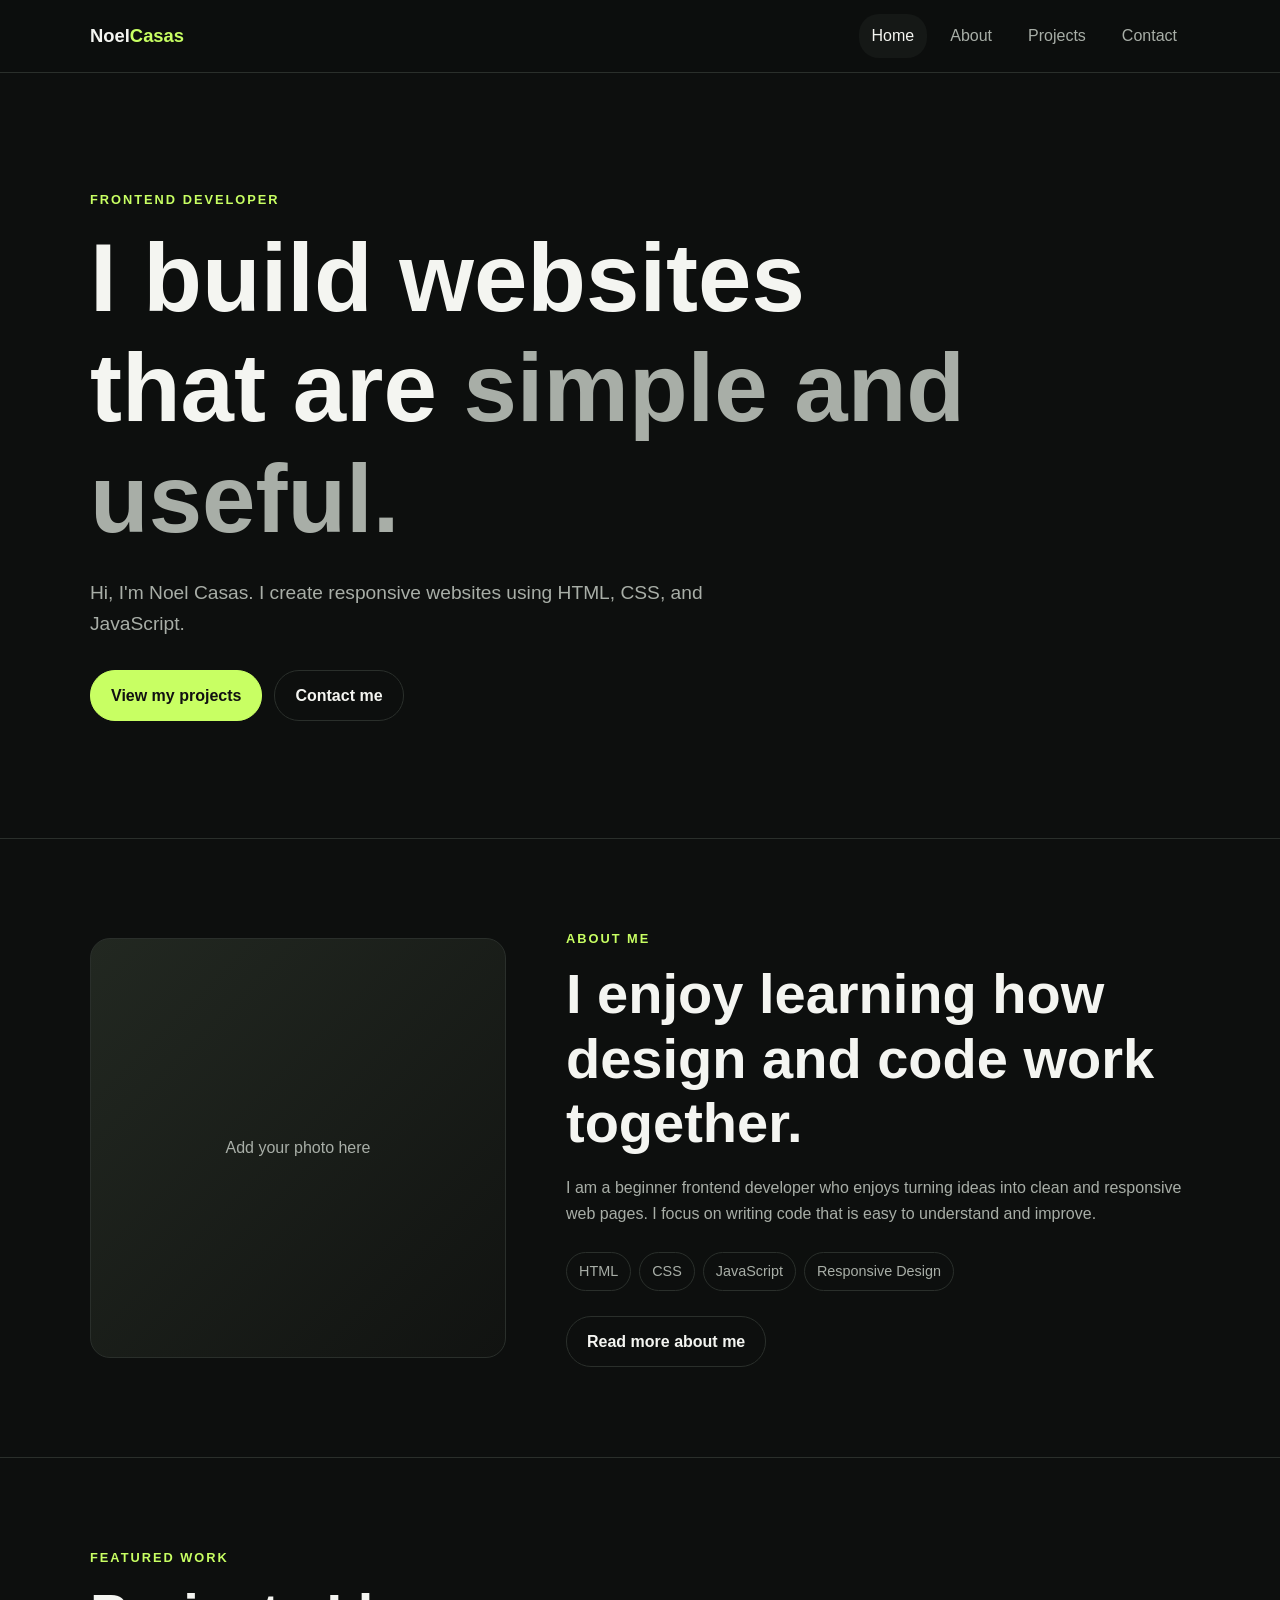
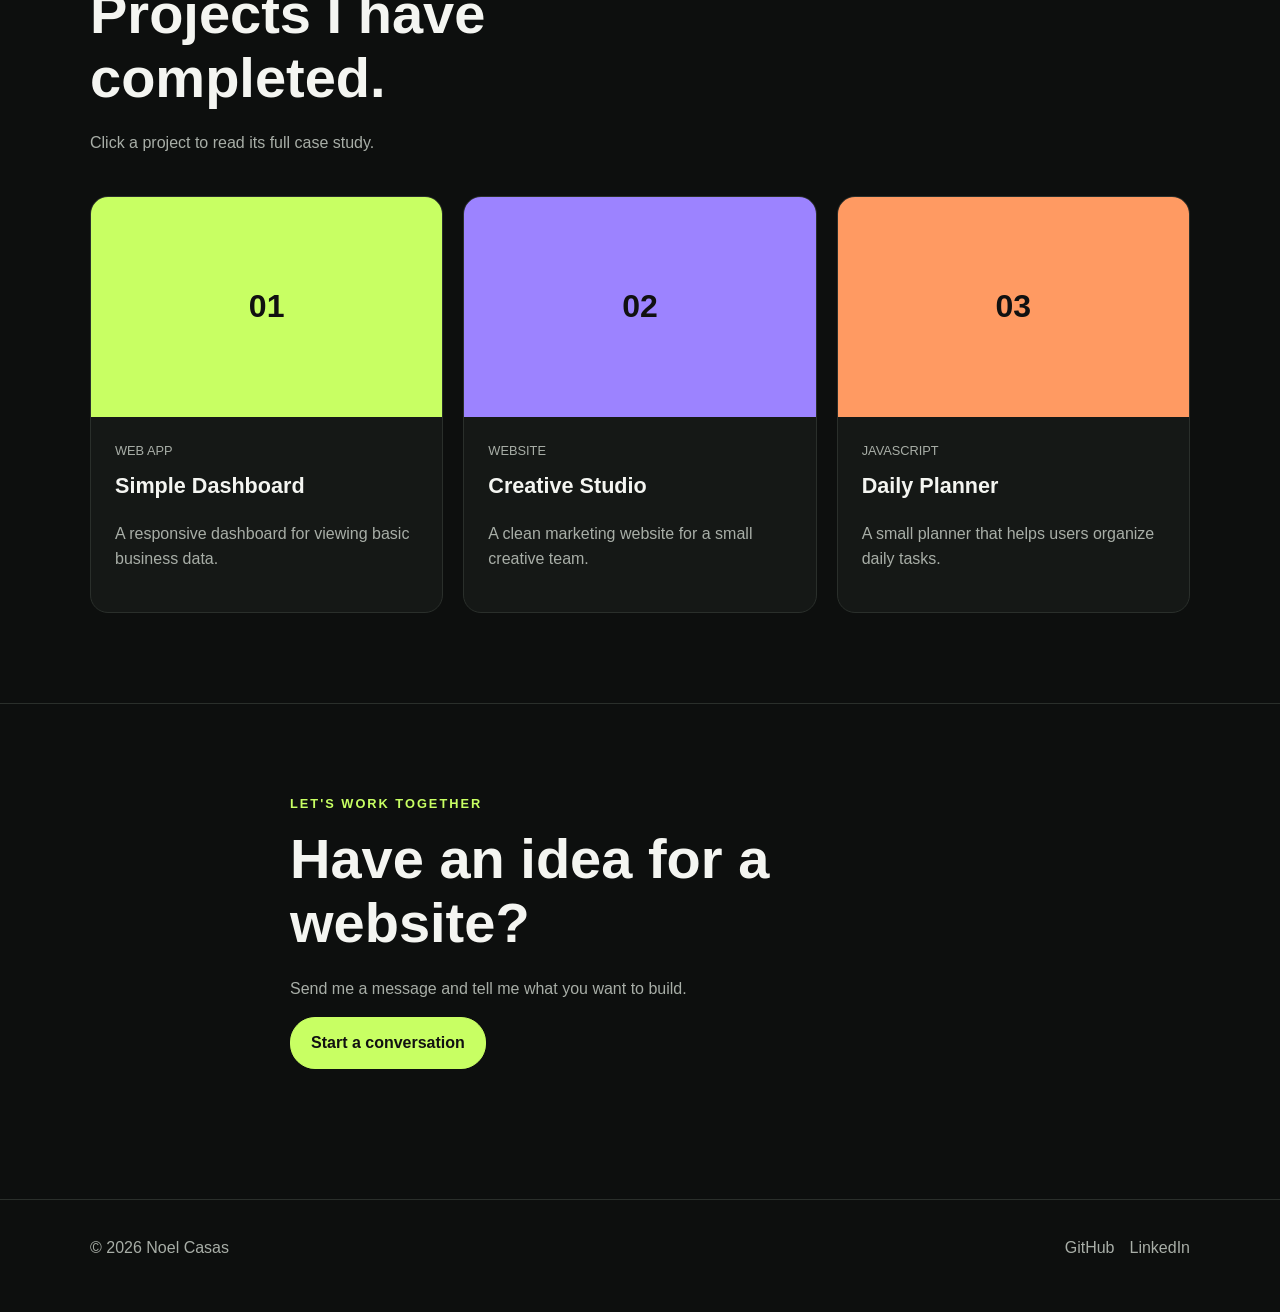
<file: index.html>
<!DOCTYPE html>
<html lang="en">
<head>
  <meta charset="UTF-8">
  <meta name="viewport" content="width=device-width, initial-scale=1.0">
  <meta name="description" content="A simple personal portfolio for a frontend developer.">
  <title>Noel Casas | Portfolio</title>
  <link rel="stylesheet" href="style.css">
</head>
<body>
  <!-- Header -->
  <header class="site-header">
    <nav class="navbar container">
      <a class="logo" href="index.html">Noel<span>Casas</span></a>

      <button class="menu-button" id="menu-button" aria-label="Open menu">☰</button>

      <ul class="nav-links" id="nav-links">
        <li><a class="active" href="index.html">Home</a></li>
        <li><a href="about.html">About</a></li>
        <li><a href="projects.html">Projects</a></li>
        <li><a href="contact.html">Contact</a></li>
      </ul>
    </nav>
  </header>

  <main>
    <!-- Hero section -->
    <section class="hero container">
      <div class="hero-content">
        <p class="small-title">Frontend Developer</p>
        <h1>I build websites that are <span>simple and useful.</span></h1>
        <p class="hero-text">
          Hi, I'm Noel Casas. I create responsive websites using HTML, CSS,
          and JavaScript.
        </p>
        <div class="button-group">
          <a class="button primary" href="projects.html">View my projects</a>
          <a class="button" href="contact.html">Contact me</a>
        </div>
      </div>
    </section>

    <!-- Short about section -->
    <section class="section">
      <div class="container two-columns">
        <div class="photo-placeholder">Add your photo here</div>

        <div>
          <p class="small-title">About me</p>
          <h2>I enjoy learning how design and code work together.</h2>
          <p class="muted">
            I am a beginner frontend developer who enjoys turning ideas into
            clean and responsive web pages. I focus on writing code that is
            easy to understand and improve.
          </p>

          <ul class="skills">
            <li>HTML</li>
            <li>CSS</li>
            <li>JavaScript</li>
            <li>Responsive Design</li>
          </ul>

          <a class="button" href="about.html">Read more about me</a>
        </div>
      </div>
    </section>

    <!-- Featured projects -->
    <section class="section">
      <div class="container">
        <div class="section-heading">
          <p class="small-title">Featured work</p>
          <h2>Projects I have completed.</h2>
          <p class="muted">Click a project to read its full case study.</p>
        </div>

        <div class="project-grid">
          <article class="project-card">
            <a href="project-dashboard.html">
              <div class="project-image green">01</div>
              <div class="project-content">
                <p class="project-type">Web App</p>
                <h3>Simple Dashboard</h3>
                <p>A responsive dashboard for viewing basic business data.</p>
              </div>
            </a>
          </article>

          <article class="project-card">
            <a href="project-studio.html">
              <div class="project-image purple">02</div>
              <div class="project-content">
                <p class="project-type">Website</p>
                <h3>Creative Studio</h3>
                <p>A clean marketing website for a small creative team.</p>
              </div>
            </a>
          </article>

          <article class="project-card">
            <a href="project-planner.html">
              <div class="project-image orange">03</div>
              <div class="project-content">
                <p class="project-type">JavaScript</p>
                <h3>Daily Planner</h3>
                <p>A small planner that helps users organize daily tasks.</p>
              </div>
            </a>
          </article>
        </div>
      </div>
    </section>

    <!-- Contact call to action -->
    <section class="section">
      <div class="container section-heading">
        <p class="small-title">Let's work together</p>
        <h2>Have an idea for a website?</h2>
        <p class="muted">Send me a message and tell me what you want to build.</p>
        <a class="button primary" href="contact.html">Start a conversation</a>
      </div>
    </section>
  </main>

  <!-- Footer -->
  <footer class="site-footer">
    <div class="container footer-content">
      <p>© <span class="current-year"></span> Noel Casas </p>
      <div class="footer-links">
        <a href="#">GitHub</a>
        <a href="#">LinkedIn</a>
      </div>
    </div>
  </footer>

  <script src="script.js"></script>
</body>
</html>
</file>
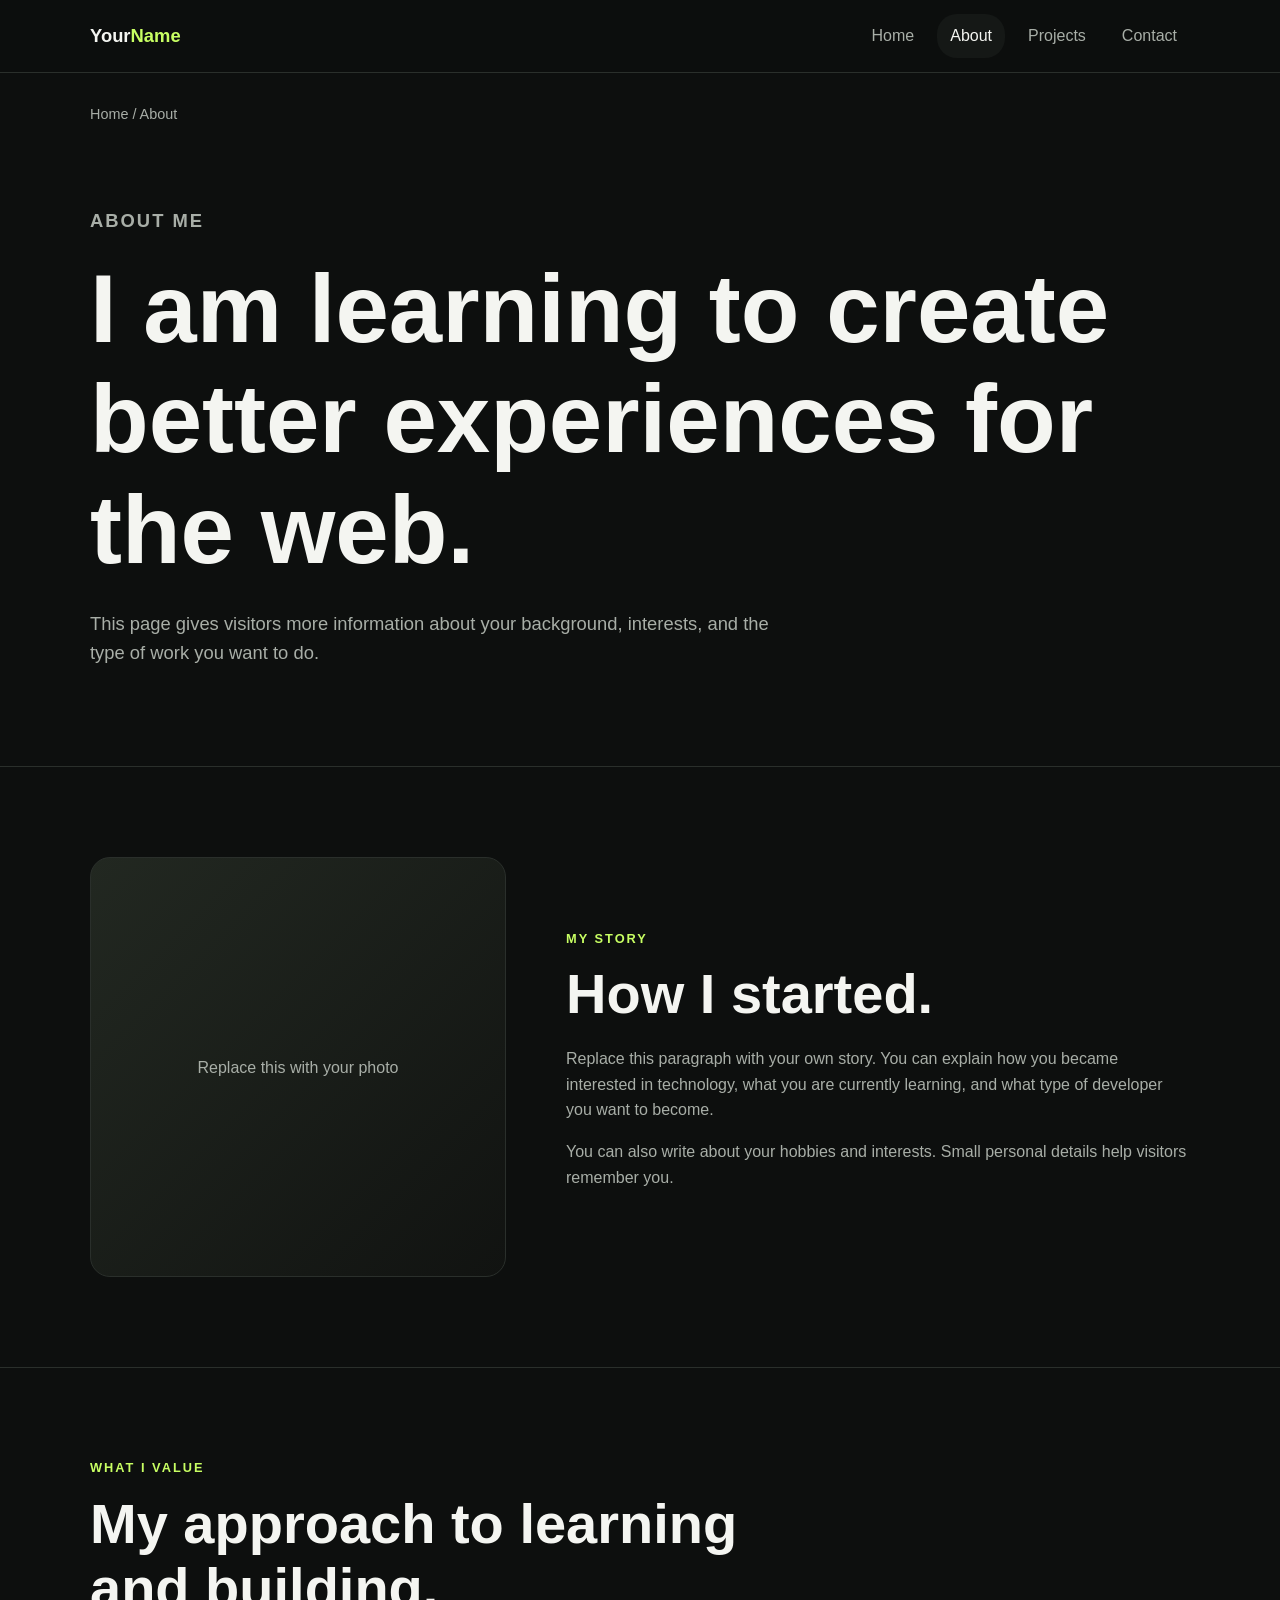
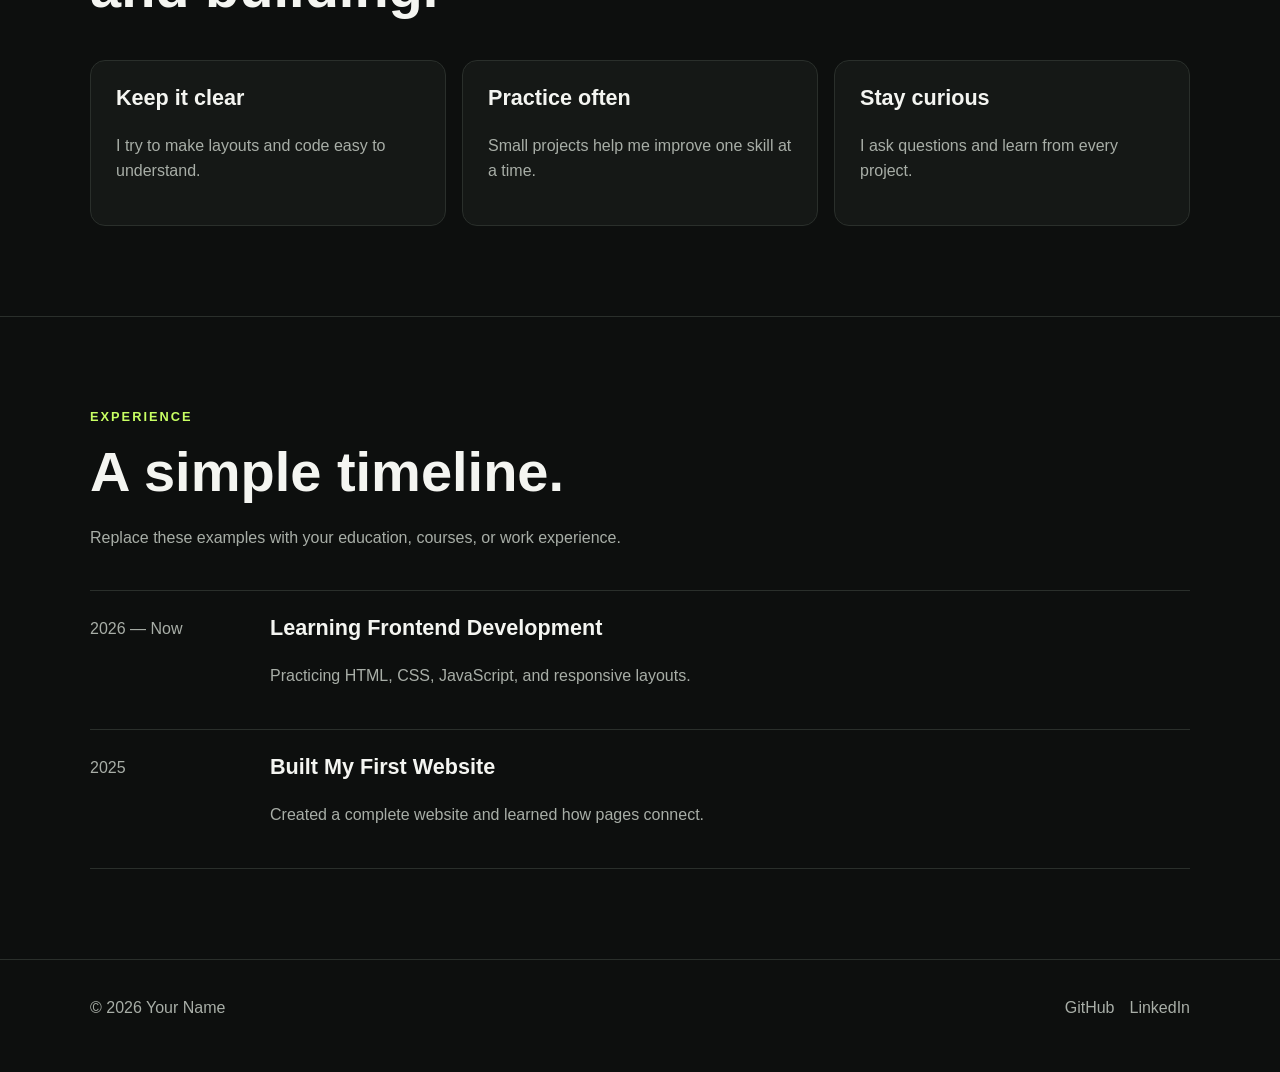
<file: about.html>
<!DOCTYPE html>
<html lang="en">
<head>
  <meta charset="UTF-8">
  <meta name="viewport" content="width=device-width, initial-scale=1.0">
  <meta name="description" content="Learn more about Your Name and their frontend development journey.">
  <title>About | Your Name</title>
  <link rel="stylesheet" href="style.css">
</head>
<body>
  <header class="site-header">
    <nav class="navbar container">
      <a class="logo" href="index.html">Your<span>Name</span></a>
      <button class="menu-button" id="menu-button" aria-label="Open menu">☰</button>
      <ul class="nav-links" id="nav-links">
        <li><a href="index.html">Home</a></li>
        <li><a class="active" href="about.html">About</a></li>
        <li><a href="projects.html">Projects</a></li>
        <li><a href="contact.html">Contact</a></li>
      </ul>
    </nav>
  </header>

  <main>
    <div class="breadcrumbs container"><a href="index.html">Home</a> / About</div>

    <section class="page-hero container">
      <p class="small-title">About me</p>
      <h1>I am learning to create better experiences for the web.</h1>
      <p>
        This page gives visitors more information about your background,
        interests, and the type of work you want to do.
      </p>
    </section>

    <section class="section">
      <div class="container two-columns">
        <div class="photo-placeholder">Replace this with your photo</div>
        <div>
          <p class="small-title">My story</p>
          <h2>How I started.</h2>
          <p class="muted">
            Replace this paragraph with your own story. You can explain how
            you became interested in technology, what you are currently
            learning, and what type of developer you want to become.
          </p>
          <p class="muted">
            You can also write about your hobbies and interests. Small personal
            details help visitors remember you.
          </p>
        </div>
      </div>
    </section>

    <section class="section">
      <div class="container">
        <div class="section-heading">
          <p class="small-title">What I value</p>
          <h2>My approach to learning and building.</h2>
        </div>

        <div class="info-grid">
          <article class="info-card">
            <h3>Keep it clear</h3>
            <p class="muted">I try to make layouts and code easy to understand.</p>
          </article>
          <article class="info-card">
            <h3>Practice often</h3>
            <p class="muted">Small projects help me improve one skill at a time.</p>
          </article>
          <article class="info-card">
            <h3>Stay curious</h3>
            <p class="muted">I ask questions and learn from every project.</p>
          </article>
        </div>
      </div>
    </section>

    <section class="section">
      <div class="container">
        <div class="section-heading">
          <p class="small-title">Experience</p>
          <h2>A simple timeline.</h2>
          <p class="muted">Replace these examples with your education, courses, or work experience.</p>
        </div>

        <div class="timeline-item">
          <time>2026 — Now</time>
          <div><h3>Learning Frontend Development</h3><p>Practicing HTML, CSS, JavaScript, and responsive layouts.</p></div>
        </div>
        <div class="timeline-item">
          <time>2025</time>
          <div><h3>Built My First Website</h3><p>Created a complete website and learned how pages connect.</p></div>
        </div>
      </div>
    </section>
  </main>

  <footer class="site-footer">
    <div class="container footer-content">
      <p>© <span class="current-year"></span> Your Name</p>
      <div class="footer-links"><a href="#">GitHub</a><a href="#">LinkedIn</a></div>
    </div>
  </footer>

  <script src="script.js"></script>
</body>
</html>
</file>
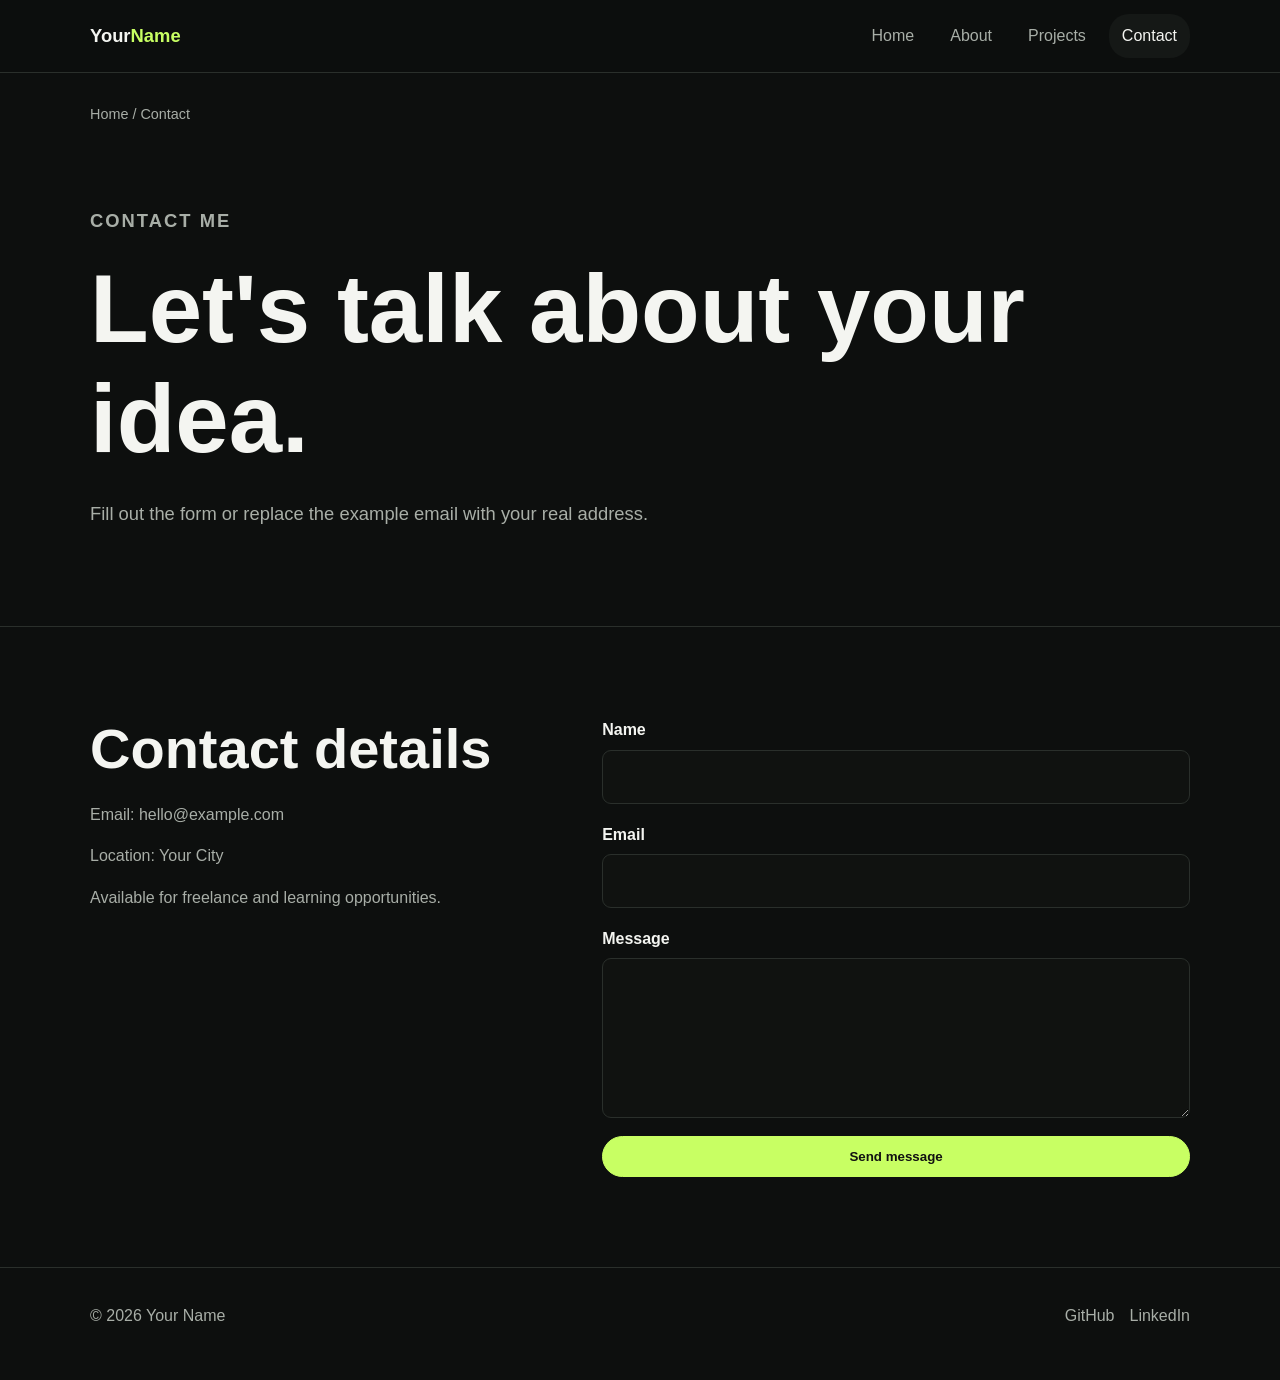
<file: contact.html>
<!DOCTYPE html>
<html lang="en">
<head>
  <meta charset="UTF-8">
  <meta name="viewport" content="width=device-width, initial-scale=1.0">
  <meta name="description" content="Contact Your Name about a website project.">
  <title>Contact | Your Name</title>
  <link rel="stylesheet" href="style.css">
</head>
<body>
  <header class="site-header">
    <nav class="navbar container">
      <a class="logo" href="index.html">Your<span>Name</span></a>
      <button class="menu-button" id="menu-button" aria-label="Open menu">☰</button>
      <ul class="nav-links" id="nav-links">
        <li><a href="index.html">Home</a></li>
        <li><a href="about.html">About</a></li>
        <li><a href="projects.html">Projects</a></li>
        <li><a class="active" href="contact.html">Contact</a></li>
      </ul>
    </nav>
  </header>

  <main>
    <div class="breadcrumbs container"><a href="index.html">Home</a> / Contact</div>

    <section class="page-hero container">
      <p class="small-title">Contact me</p>
      <h1>Let's talk about your idea.</h1>
      <p>Fill out the form or replace the example email with your real address.</p>
    </section>

    <section class="section">
      <div class="container contact-layout">
        <div>
          <h2>Contact details</h2>
          <p class="muted">Email: hello@example.com</p>
          <p class="muted">Location: Your City</p>
          <p class="muted">Available for freelance and learning opportunities.</p>
        </div>

        <!-- Replace YOUR_FORM_ID with the ID from your Formspree account. -->
        <form class="contact-form" action="https://formspree.io/f/YOUR_FORM_ID" method="POST">
          <div class="form-group">
            <label for="name">Name</label>
            <input id="name" name="name" type="text" required>
          </div>

          <div class="form-group">
            <label for="email">Email</label>
            <input id="email" name="email" type="email" required>
          </div>

          <div class="form-group">
            <label for="message">Message</label>
            <textarea id="message" name="message" required></textarea>
          </div>

          <button class="button primary" type="submit">Send message</button>
        </form>
      </div>
    </section>
  </main>

  <footer class="site-footer">
    <div class="container footer-content">
      <p>© <span class="current-year"></span> Your Name</p>
      <div class="footer-links"><a href="#">GitHub</a><a href="#">LinkedIn</a></div>
    </div>
  </footer>

  <script src="script.js"></script>
</body>
</html>
</file>
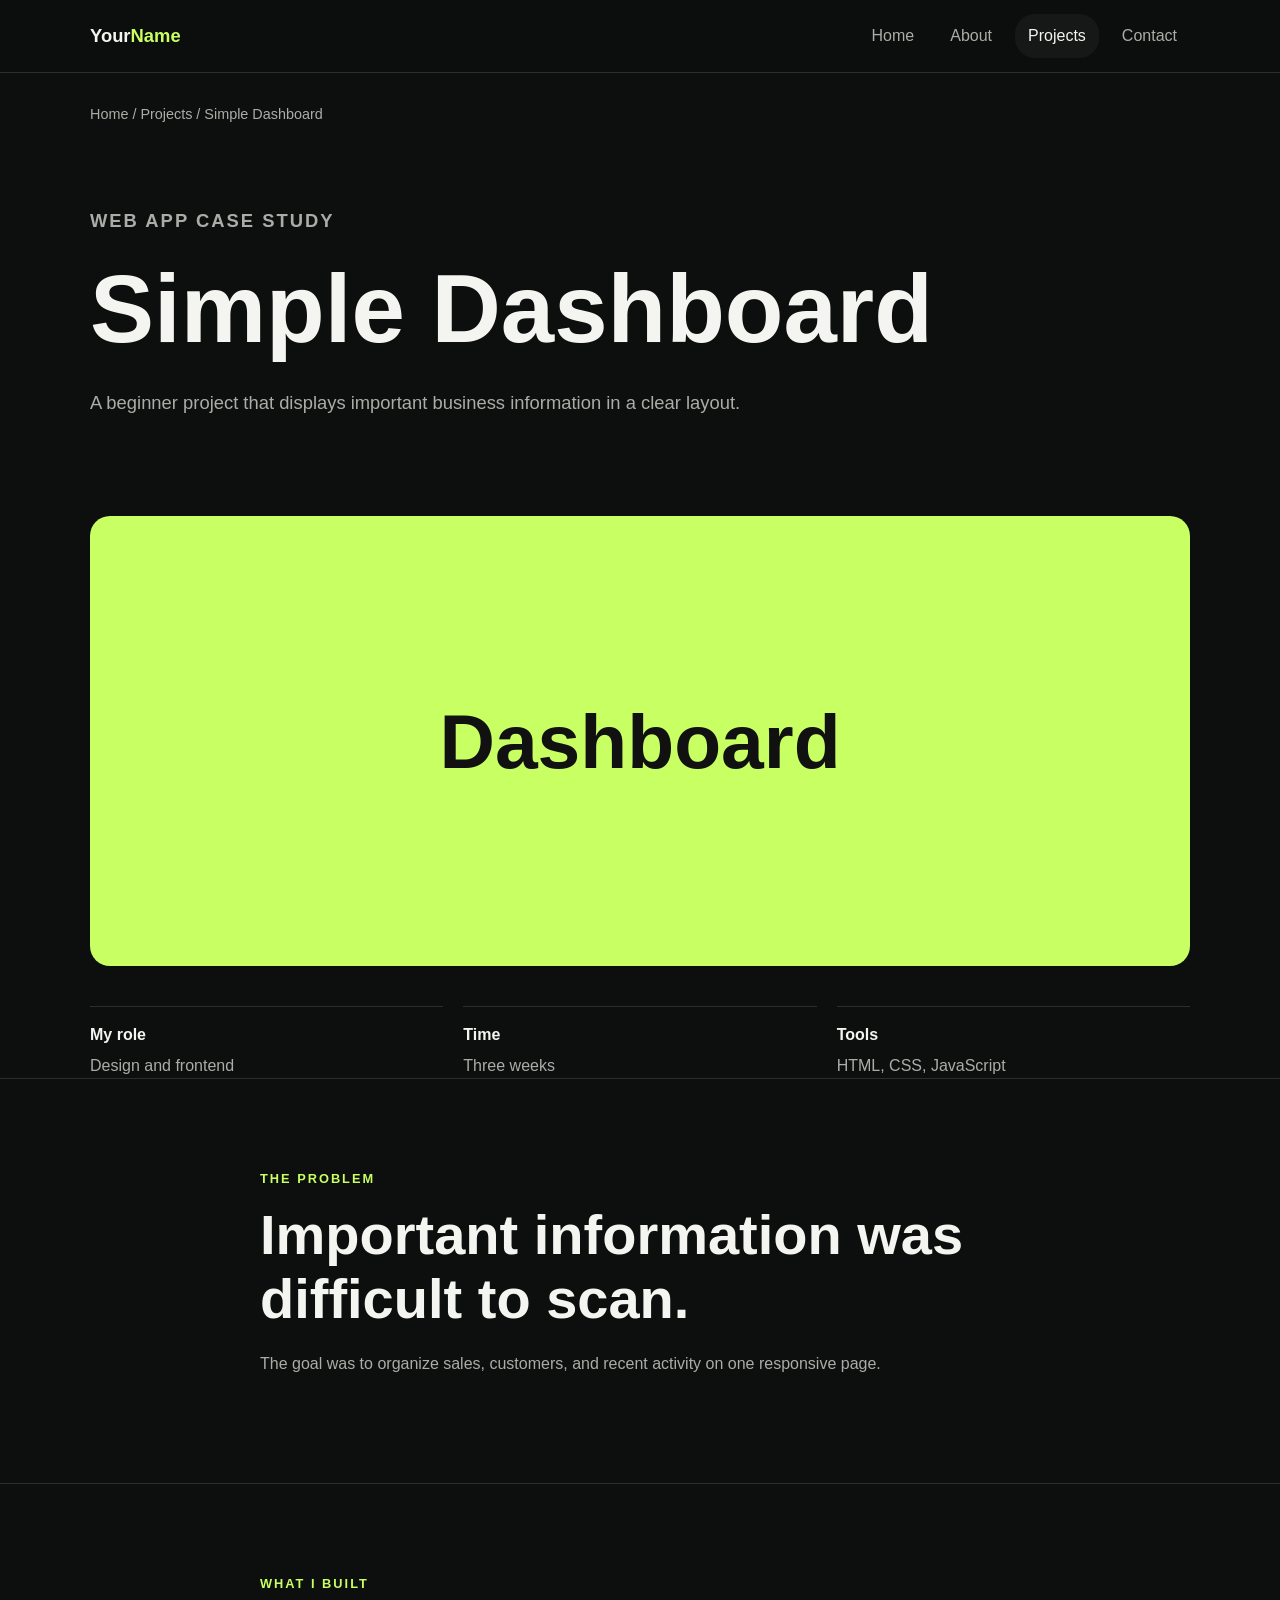
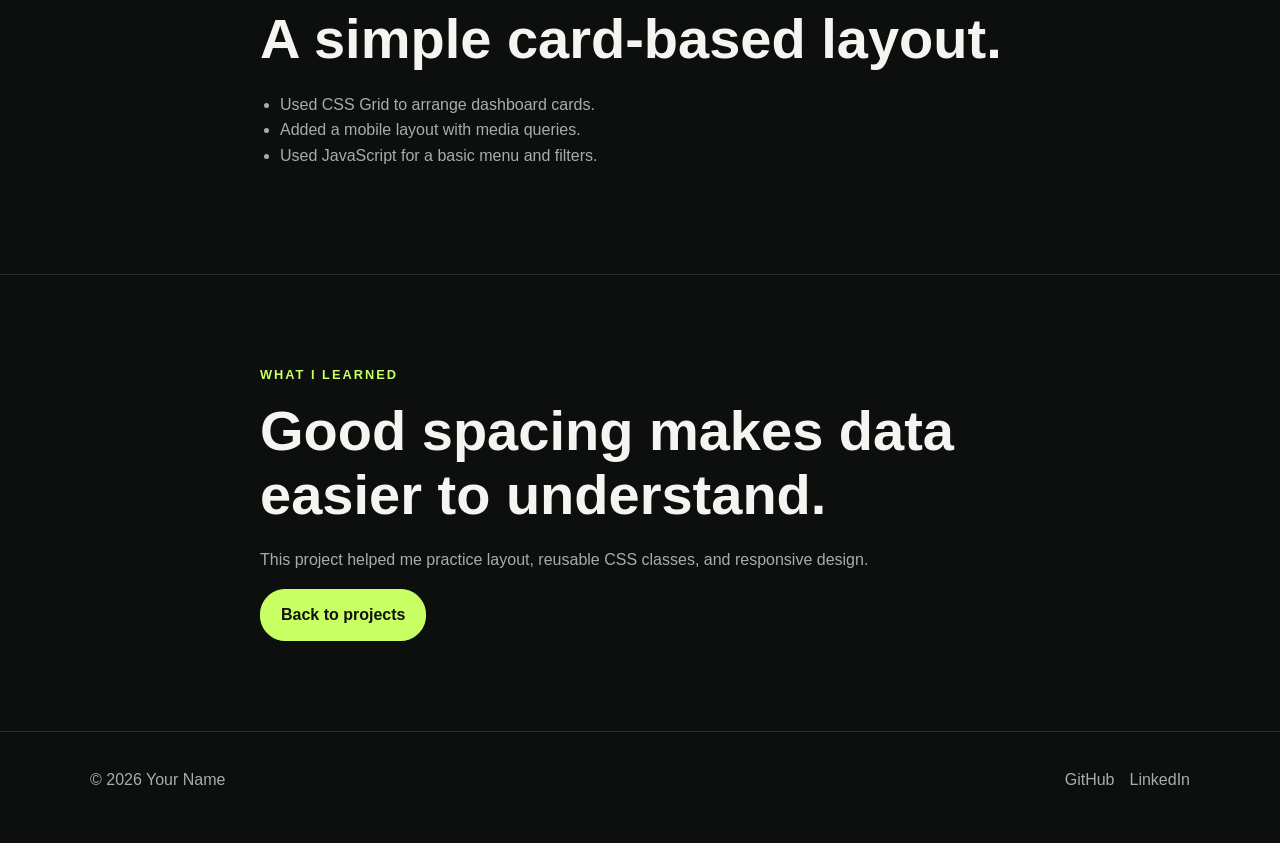
<file: project-dashboard.html>
<!DOCTYPE html>
<html lang="en">
<head>
  <meta charset="UTF-8">
  <meta name="viewport" content="width=device-width, initial-scale=1.0">
  <title>Simple Dashboard | Your Name</title>
  <link rel="stylesheet" href="style.css">
</head>
<body>
  <header class="site-header">
    <nav class="navbar container">
      <a class="logo" href="index.html">Your<span>Name</span></a>
      <button class="menu-button" id="menu-button" aria-label="Open menu">☰</button>
      <ul class="nav-links" id="nav-links">
        <li><a href="index.html">Home</a></li>
        <li><a href="about.html">About</a></li>
        <li><a class="active" href="projects.html">Projects</a></li>
        <li><a href="contact.html">Contact</a></li>
      </ul>
    </nav>
  </header>

  <main>
    <div class="breadcrumbs container">
      <a href="index.html">Home</a> / <a href="projects.html">Projects</a> / Simple Dashboard
    </div>

    <section class="page-hero container">
      <p class="small-title">Web App Case Study</p>
      <h1>Simple Dashboard</h1>
      <p>A beginner project that displays important business information in a clear layout.</p>
    </section>

    <section class="container">
      <div class="project-cover project-image green">Dashboard</div>
      <div class="project-facts">
        <div><strong>My role</strong><span class="muted">Design and frontend</span></div>
        <div><strong>Time</strong><span class="muted">Three weeks</span></div>
        <div><strong>Tools</strong><span class="muted">HTML, CSS, JavaScript</span></div>
      </div>
    </section>

    <section class="section">
      <div class="container case-section">
        <p class="small-title">The problem</p>
        <h2>Important information was difficult to scan.</h2>
        <p class="muted">The goal was to organize sales, customers, and recent activity on one responsive page.</p>
      </div>
    </section>

    <section class="section">
      <div class="container case-section">
        <p class="small-title">What I built</p>
        <h2>A simple card-based layout.</h2>
        <ul>
          <li>Used CSS Grid to arrange dashboard cards.</li>
          <li>Added a mobile layout with media queries.</li>
          <li>Used JavaScript for a basic menu and filters.</li>
        </ul>
      </div>
    </section>

    <section class="section">
      <div class="container case-section">
        <p class="small-title">What I learned</p>
        <h2>Good spacing makes data easier to understand.</h2>
        <p class="muted">This project helped me practice layout, reusable CSS classes, and responsive design.</p>
        <a class="button primary" href="projects.html">Back to projects</a>
      </div>
    </section>
  </main>

  <footer class="site-footer"><div class="container footer-content"><p>© <span class="current-year"></span> Your Name</p><div class="footer-links"><a href="#">GitHub</a><a href="#">LinkedIn</a></div></div></footer>
  <script src="script.js"></script>
</body>
</html>
</file>
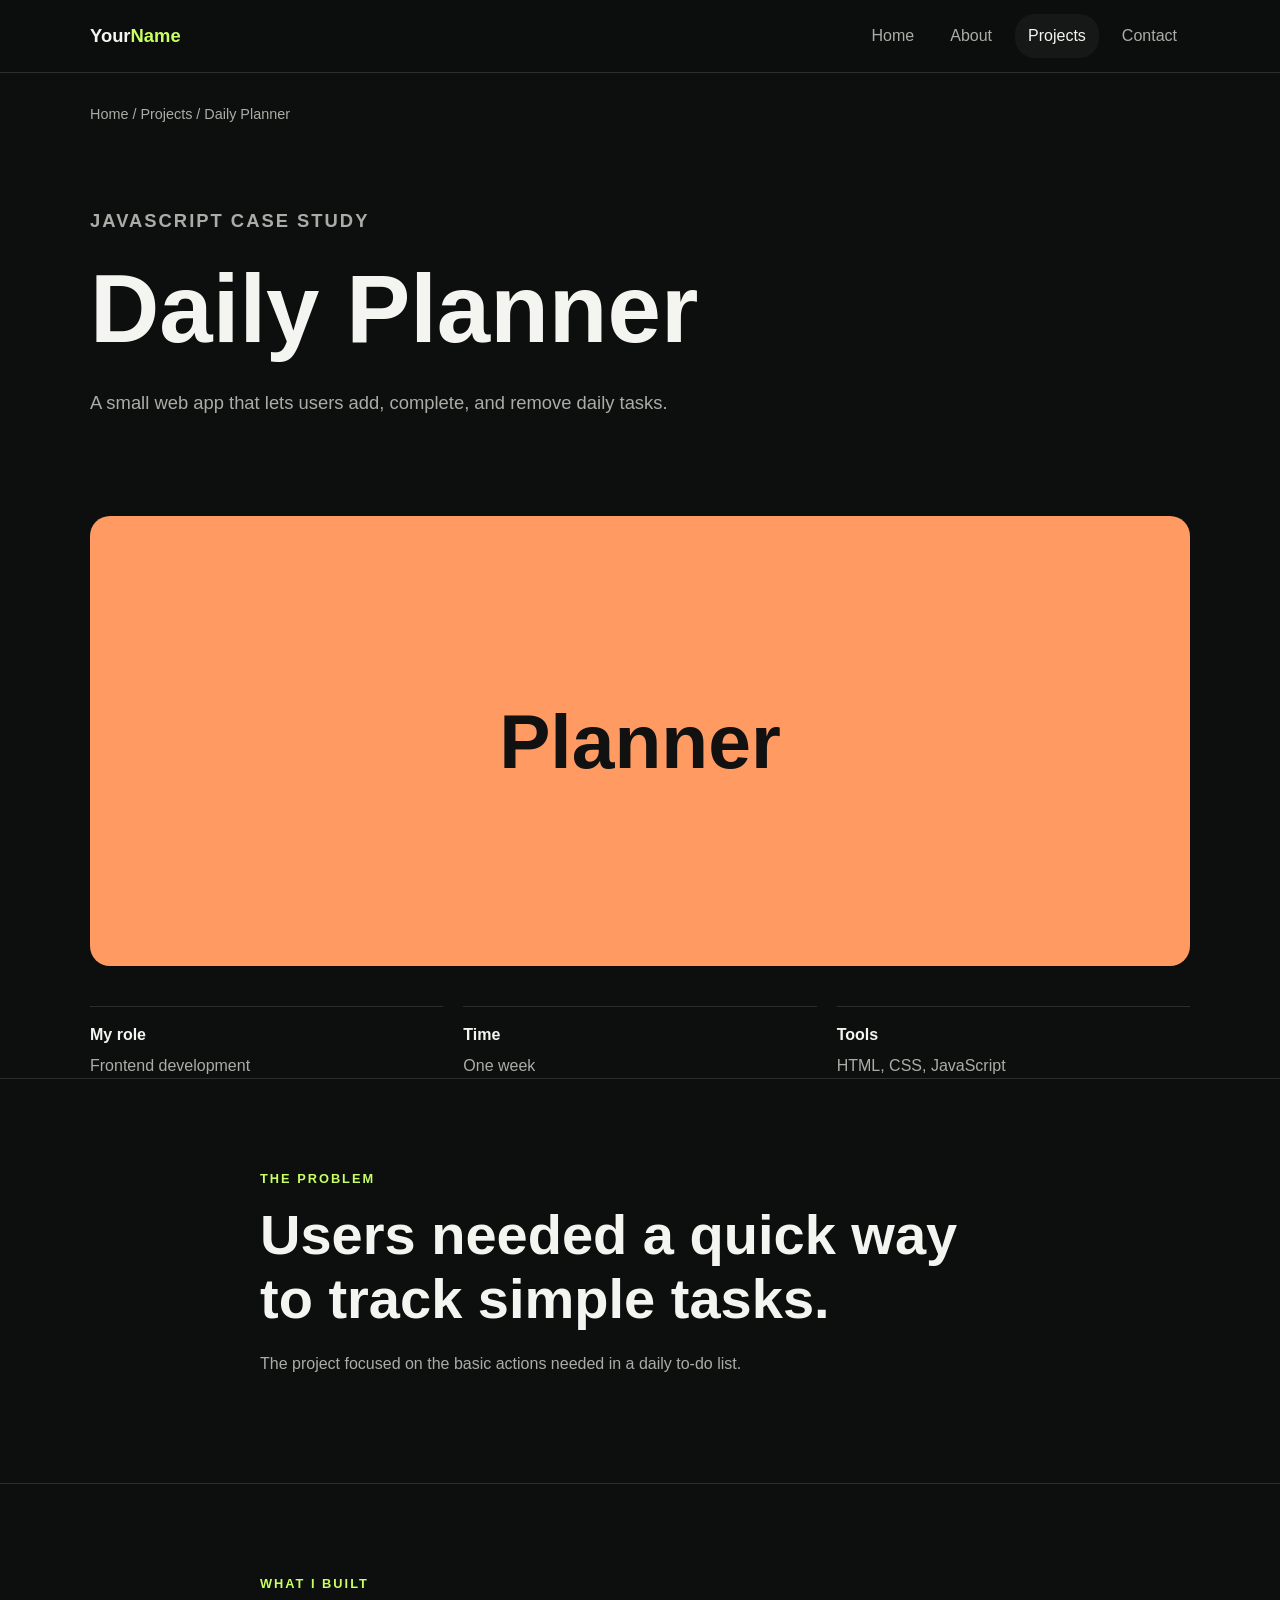
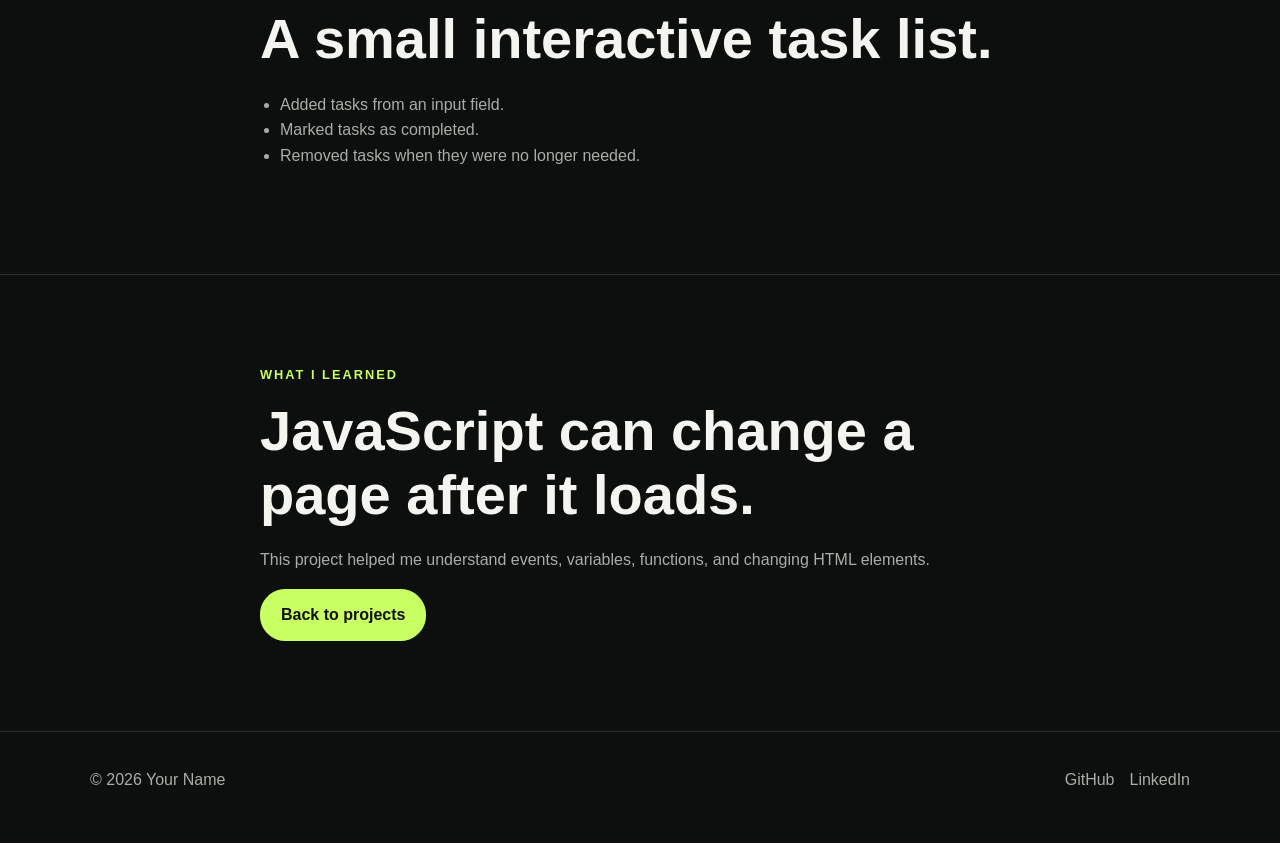
<file: project-planner.html>
<!DOCTYPE html>
<html lang="en">
<head>
  <meta charset="UTF-8">
  <meta name="viewport" content="width=device-width, initial-scale=1.0">
  <title>Daily Planner | Your Name</title>
  <link rel="stylesheet" href="style.css">
</head>
<body>
  <header class="site-header">
    <nav class="navbar container">
      <a class="logo" href="index.html">Your<span>Name</span></a>
      <button class="menu-button" id="menu-button" aria-label="Open menu">☰</button>
      <ul class="nav-links" id="nav-links">
        <li><a href="index.html">Home</a></li>
        <li><a href="about.html">About</a></li>
        <li><a class="active" href="projects.html">Projects</a></li>
        <li><a href="contact.html">Contact</a></li>
      </ul>
    </nav>
  </header>

  <main>
    <div class="breadcrumbs container">
      <a href="index.html">Home</a> / <a href="projects.html">Projects</a> / Daily Planner
    </div>

    <section class="page-hero container">
      <p class="small-title">JavaScript Case Study</p>
      <h1>Daily Planner</h1>
      <p>A small web app that lets users add, complete, and remove daily tasks.</p>
    </section>

    <section class="container">
      <div class="project-cover project-image orange">Planner</div>
      <div class="project-facts">
        <div><strong>My role</strong><span class="muted">Frontend development</span></div>
        <div><strong>Time</strong><span class="muted">One week</span></div>
        <div><strong>Tools</strong><span class="muted">HTML, CSS, JavaScript</span></div>
      </div>
    </section>

    <section class="section">
      <div class="container case-section">
        <p class="small-title">The problem</p>
        <h2>Users needed a quick way to track simple tasks.</h2>
        <p class="muted">The project focused on the basic actions needed in a daily to-do list.</p>
      </div>
    </section>

    <section class="section">
      <div class="container case-section">
        <p class="small-title">What I built</p>
        <h2>A small interactive task list.</h2>
        <ul>
          <li>Added tasks from an input field.</li>
          <li>Marked tasks as completed.</li>
          <li>Removed tasks when they were no longer needed.</li>
        </ul>
      </div>
    </section>

    <section class="section">
      <div class="container case-section">
        <p class="small-title">What I learned</p>
        <h2>JavaScript can change a page after it loads.</h2>
        <p class="muted">This project helped me understand events, variables, functions, and changing HTML elements.</p>
        <a class="button primary" href="projects.html">Back to projects</a>
      </div>
    </section>
  </main>

  <footer class="site-footer"><div class="container footer-content"><p>© <span class="current-year"></span> Your Name</p><div class="footer-links"><a href="#">GitHub</a><a href="#">LinkedIn</a></div></div></footer>
  <script src="script.js"></script>
</body>
</html>
</file>
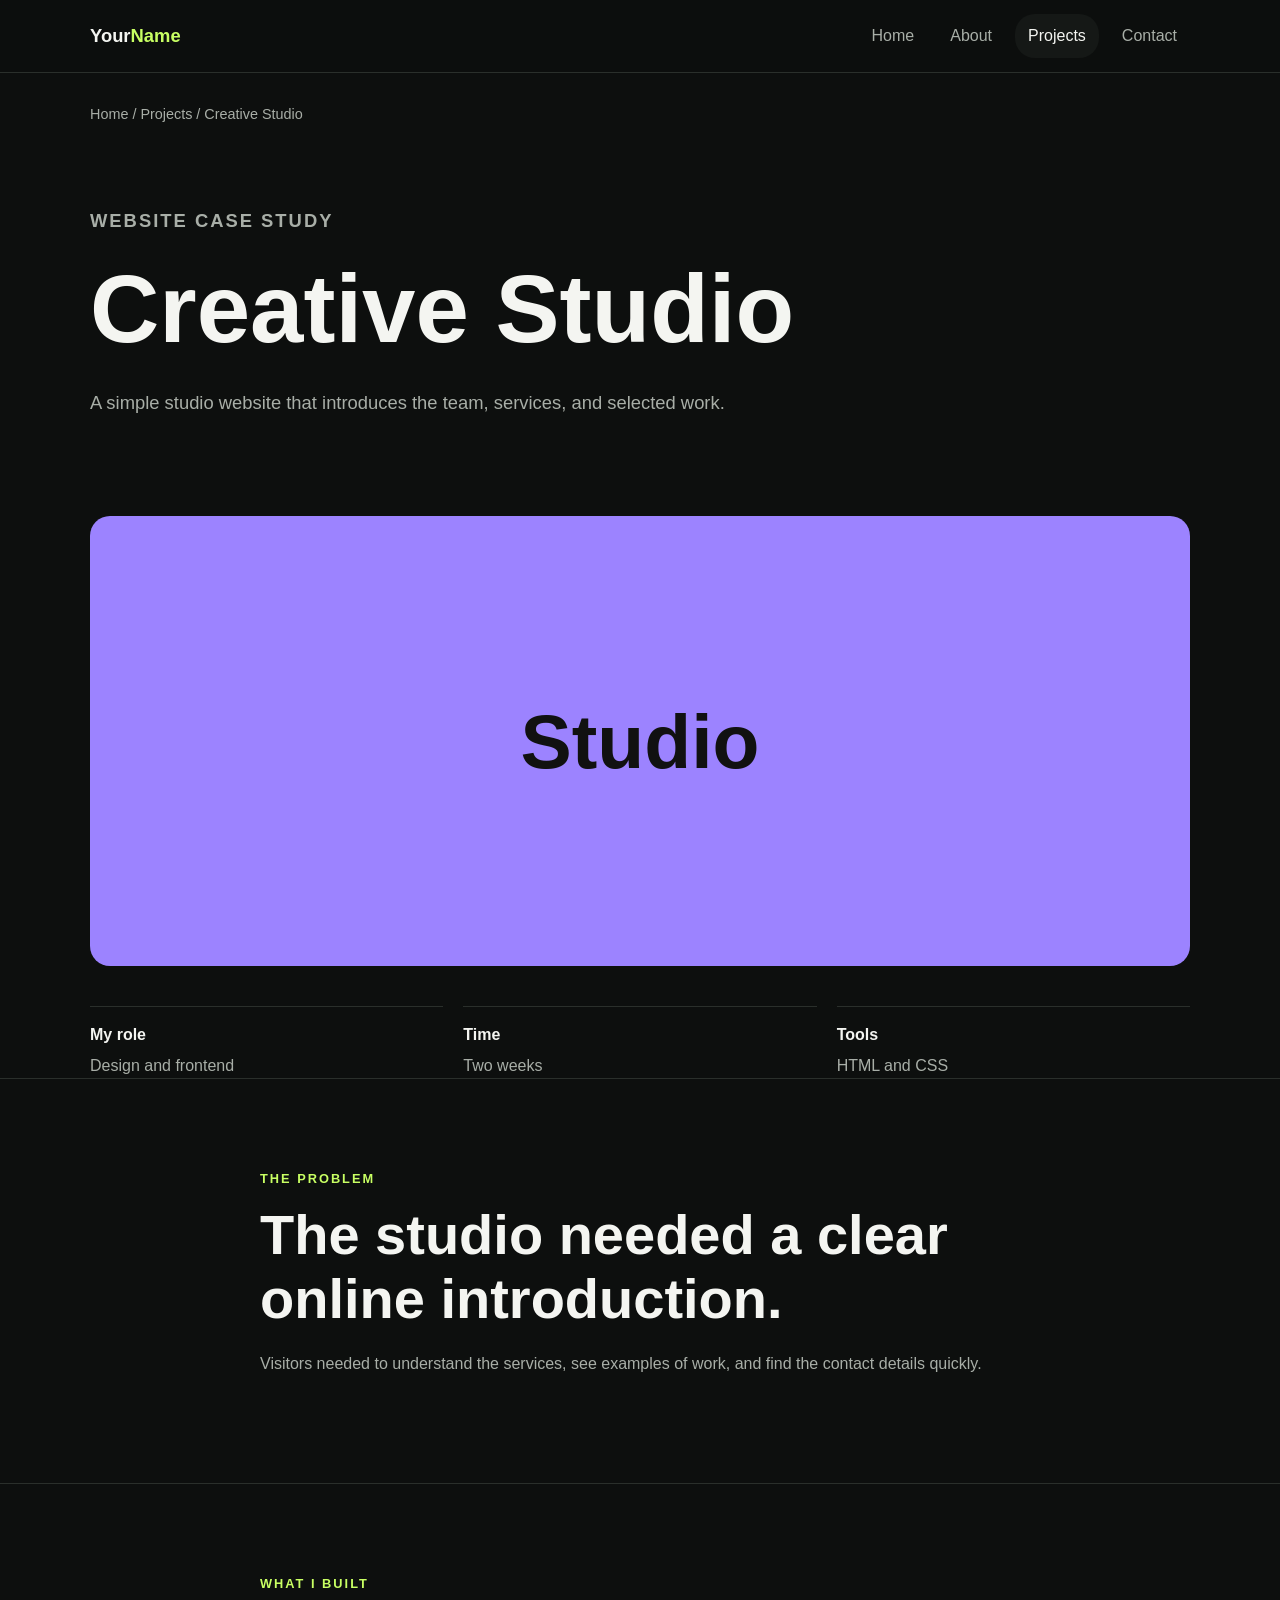
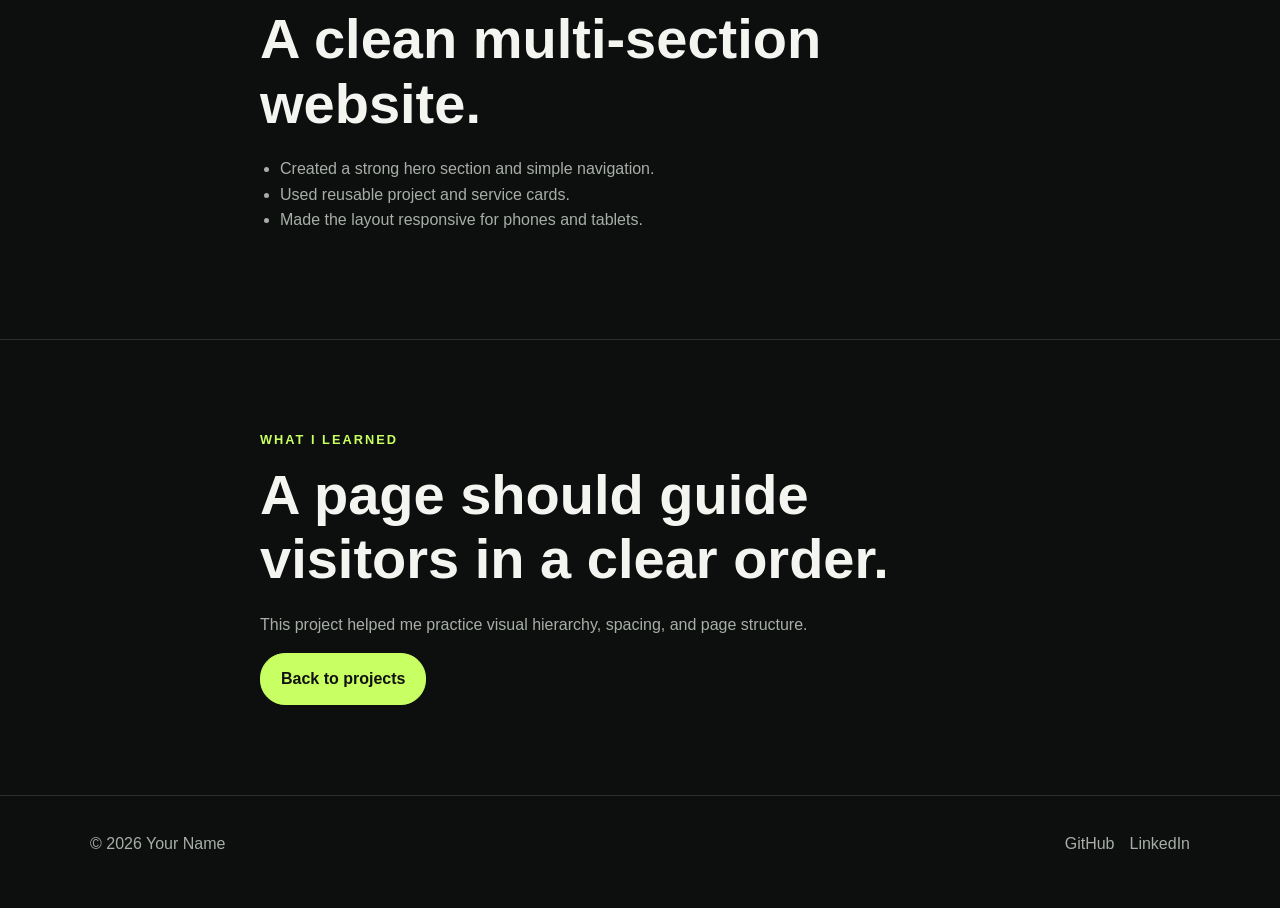
<file: project-studio.html>
<!DOCTYPE html>
<html lang="en">
<head>
  <meta charset="UTF-8">
  <meta name="viewport" content="width=device-width, initial-scale=1.0">
  <title>Creative Studio | Your Name</title>
  <link rel="stylesheet" href="style.css">
</head>
<body>
  <header class="site-header">
    <nav class="navbar container">
      <a class="logo" href="index.html">Your<span>Name</span></a>
      <button class="menu-button" id="menu-button" aria-label="Open menu">☰</button>
      <ul class="nav-links" id="nav-links">
        <li><a href="index.html">Home</a></li>
        <li><a href="about.html">About</a></li>
        <li><a class="active" href="projects.html">Projects</a></li>
        <li><a href="contact.html">Contact</a></li>
      </ul>
    </nav>
  </header>

  <main>
    <div class="breadcrumbs container">
      <a href="index.html">Home</a> / <a href="projects.html">Projects</a> / Creative Studio
    </div>

    <section class="page-hero container">
      <p class="small-title">Website Case Study</p>
      <h1>Creative Studio</h1>
      <p>A simple studio website that introduces the team, services, and selected work.</p>
    </section>

    <section class="container">
      <div class="project-cover project-image purple">Studio</div>
      <div class="project-facts">
        <div><strong>My role</strong><span class="muted">Design and frontend</span></div>
        <div><strong>Time</strong><span class="muted">Two weeks</span></div>
        <div><strong>Tools</strong><span class="muted">HTML and CSS</span></div>
      </div>
    </section>

    <section class="section">
      <div class="container case-section">
        <p class="small-title">The problem</p>
        <h2>The studio needed a clear online introduction.</h2>
        <p class="muted">Visitors needed to understand the services, see examples of work, and find the contact details quickly.</p>
      </div>
    </section>

    <section class="section">
      <div class="container case-section">
        <p class="small-title">What I built</p>
        <h2>A clean multi-section website.</h2>
        <ul>
          <li>Created a strong hero section and simple navigation.</li>
          <li>Used reusable project and service cards.</li>
          <li>Made the layout responsive for phones and tablets.</li>
        </ul>
      </div>
    </section>

    <section class="section">
      <div class="container case-section">
        <p class="small-title">What I learned</p>
        <h2>A page should guide visitors in a clear order.</h2>
        <p class="muted">This project helped me practice visual hierarchy, spacing, and page structure.</p>
        <a class="button primary" href="projects.html">Back to projects</a>
      </div>
    </section>
  </main>

  <footer class="site-footer"><div class="container footer-content"><p>© <span class="current-year"></span> Your Name</p><div class="footer-links"><a href="#">GitHub</a><a href="#">LinkedIn</a></div></div></footer>
  <script src="script.js"></script>
</body>
</html>
</file>
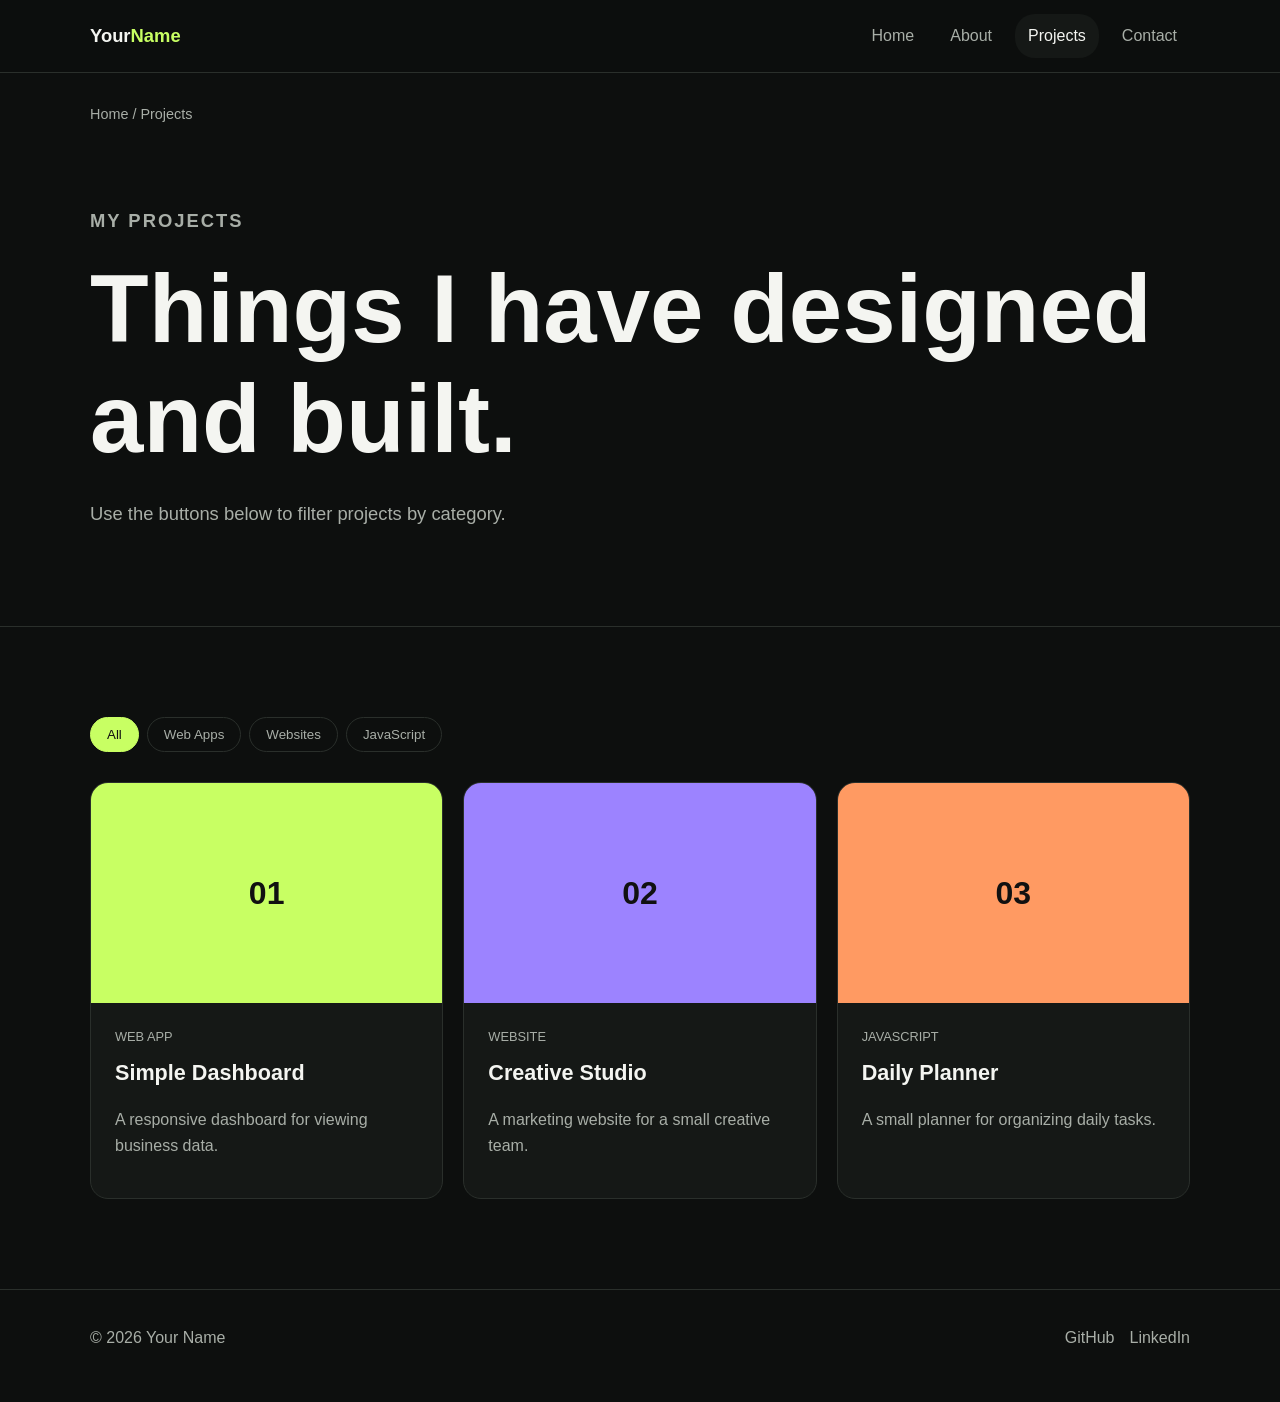
<file: projects.html>
<!DOCTYPE html>
<html lang="en">
<head>
  <meta charset="UTF-8">
  <meta name="viewport" content="width=device-width, initial-scale=1.0">
  <meta name="description" content="Projects created by Your Name.">
  <title>Projects | Your Name</title>
  <link rel="stylesheet" href="style.css">
</head>
<body>
  <header class="site-header">
    <nav class="navbar container">
      <a class="logo" href="index.html">Your<span>Name</span></a>
      <button class="menu-button" id="menu-button" aria-label="Open menu">☰</button>
      <ul class="nav-links" id="nav-links">
        <li><a href="index.html">Home</a></li>
        <li><a href="about.html">About</a></li>
        <li><a class="active" href="projects.html">Projects</a></li>
        <li><a href="contact.html">Contact</a></li>
      </ul>
    </nav>
  </header>

  <main>
    <div class="breadcrumbs container"><a href="index.html">Home</a> / Projects</div>

    <section class="page-hero container">
      <p class="small-title">My projects</p>
      <h1>Things I have designed and built.</h1>
      <p>Use the buttons below to filter projects by category.</p>
    </section>

    <section class="section">
      <div class="container">
        <!-- The data-filter values are used by script.js -->
        <div class="filters">
          <button class="filter-button active" data-filter="all">All</button>
          <button class="filter-button" data-filter="web-app">Web Apps</button>
          <button class="filter-button" data-filter="website">Websites</button>
          <button class="filter-button" data-filter="javascript">JavaScript</button>
        </div>

        <div class="project-grid">
          <article class="project-card" data-category="web-app">
            <a href="project-dashboard.html">
              <div class="project-image green">01</div>
              <div class="project-content">
                <p class="project-type">Web App</p>
                <h3>Simple Dashboard</h3>
                <p>A responsive dashboard for viewing business data.</p>
              </div>
            </a>
          </article>

          <article class="project-card" data-category="website">
            <a href="project-studio.html">
              <div class="project-image purple">02</div>
              <div class="project-content">
                <p class="project-type">Website</p>
                <h3>Creative Studio</h3>
                <p>A marketing website for a small creative team.</p>
              </div>
            </a>
          </article>

          <article class="project-card" data-category="javascript">
            <a href="project-planner.html">
              <div class="project-image orange">03</div>
              <div class="project-content">
                <p class="project-type">JavaScript</p>
                <h3>Daily Planner</h3>
                <p>A small planner for organizing daily tasks.</p>
              </div>
            </a>
          </article>
        </div>
      </div>
    </section>
  </main>

  <footer class="site-footer">
    <div class="container footer-content">
      <p>© <span class="current-year"></span> Your Name</p>
      <div class="footer-links"><a href="#">GitHub</a><a href="#">LinkedIn</a></div>
    </div>
  </footer>

  <script src="script.js"></script>
</body>
</html>
</file>
<file: style.css>
/* ---------- 1. BASIC SETUP ---------- */

:root {
  --background: #0d0f0e;
  --card: #151816;
  --text: #f4f5f1;
  --muted: #a8aea7;
  --border: #2a2f2b;
  --accent: #c8ff63;
  --max-width: 1100px;
}

* {
  box-sizing: border-box;
}

html {
  scroll-behavior: smooth;
}

body {
  margin: 0;
  background: var(--background);
  color: var(--text);
  font-family: Arial, Helvetica, sans-serif;
  line-height: 1.6;
}

a {
  color: inherit;
  text-decoration: none;
}

img {
  display: block;
  max-width: 100%;
}

h1,
h2,
h3,
p {
  margin-top: 0;
}

h1,
h2,
h3 {
  line-height: 1.15;
}

h1 {
  font-size: clamp(3rem, 8vw, 6rem);
  margin-bottom: 24px;
}

h2 {
  font-size: clamp(2rem, 5vw, 3.5rem);
  margin-bottom: 20px;
}

h3 {
  font-size: 1.35rem;
}

.container {
  width: min(90%, var(--max-width));
  margin: 0 auto;
}

.section {
  padding: 90px 0;
  border-top: 1px solid var(--border);
}

.small-title {
  color: var(--accent);
  font-size: 0.8rem;
  font-weight: bold;
  letter-spacing: 2px;
  text-transform: uppercase;
}

.muted {
  color: var(--muted);
}

/* ---------- 2. HEADER AND NAVIGATION ---------- */

.site-header {
  position: sticky;
  top: 0;
  z-index: 10;
  background: rgba(13, 15, 14, 0.95);
  border-bottom: 1px solid var(--border);
}

.navbar {
  display: flex;
  min-height: 72px;
  align-items: center;
  justify-content: space-between;
}

.logo {
  font-size: 1.15rem;
  font-weight: bold;
}

.logo span {
  color: var(--accent);
}

.nav-links {
  display: flex;
  gap: 10px;
  margin: 0;
  padding: 0;
  list-style: none;
}

.nav-links a {
  display: block;
  padding: 9px 13px;
  border-radius: 20px;
  color: var(--muted);
}

.nav-links a:hover,
.nav-links a.active {
  background: var(--card);
  color: var(--text);
}

.menu-button {
  display: none;
  padding: 8px 12px;
  border: 1px solid var(--border);
  border-radius: 8px;
  background: var(--card);
  color: var(--text);
  font-size: 1.2rem;
  cursor: pointer;
}

/* ---------- 3. BUTTONS ---------- */

.button {
  display: inline-block;
  padding: 12px 20px;
  border: 1px solid var(--border);
  border-radius: 25px;
  font-weight: bold;
}

.button:hover {
  background: var(--card);
}

.button.primary {
  border-color: var(--accent);
  background: var(--accent);
  color: #111;
}

.button.primary:hover {
  background: var(--text);
}

.button-group {
  display: flex;
  flex-wrap: wrap;
  gap: 12px;
}

/* ---------- 4. HOME PAGE ---------- */

.hero {
  display: flex;
  min-height: 85vh;
  align-items: center;
}

.hero-content {
  max-width: 900px;
}

.hero h1 span {
  color: var(--muted);
}

.hero-text {
  max-width: 650px;
  margin-bottom: 30px;
  color: var(--muted);
  font-size: 1.2rem;
}

.two-columns {
  display: grid;
  grid-template-columns: 1fr 1.5fr;
  gap: 60px;
  align-items: center;
}

.photo-placeholder {
  display: grid;
  min-height: 420px;
  place-items: center;
  border: 1px solid var(--border);
  border-radius: 20px;
  background: linear-gradient(135deg, #222821, #111311);
  color: var(--muted);
}

.skills {
  display: flex;
  flex-wrap: wrap;
  gap: 8px;
  margin: 25px 0;
  padding: 0;
  list-style: none;
}

.skills li {
  padding: 7px 12px;
  border: 1px solid var(--border);
  border-radius: 20px;
  color: var(--muted);
  font-size: 0.9rem;
}

/* ---------- 5. PROJECT CARDS ---------- */

.section-heading {
  max-width: 700px;
  margin-bottom: 40px;
}

.project-grid {
  display: grid;
  grid-template-columns: repeat(3, 1fr);
  gap: 20px;
}

.project-card {
  overflow: hidden;
  border: 1px solid var(--border);
  border-radius: 18px;
  background: var(--card);
}

.project-card:hover {
  transform: translateY(-4px);
  transition: transform 0.2s ease;
}

.project-image {
  display: grid;
  min-height: 220px;
  place-items: center;
  color: #111;
  font-size: 2rem;
  font-weight: bold;
}

.project-image.green { background: #c8ff63; }
.project-image.purple { background: #9c83ff; }
.project-image.orange { background: #ff9a62; }

.project-content {
  padding: 24px;
}

.project-content p {
  color: var(--muted);
}

.project-type {
  color: var(--accent);
  font-size: 0.8rem;
  text-transform: uppercase;
}

.filters {
  display: flex;
  flex-wrap: wrap;
  gap: 8px;
  margin-bottom: 30px;
}

.filter-button {
  padding: 9px 16px;
  border: 1px solid var(--border);
  border-radius: 20px;
  background: transparent;
  color: var(--muted);
  cursor: pointer;
}

.filter-button:hover,
.filter-button.active {
  border-color: var(--accent);
  background: var(--accent);
  color: #111;
}

/* ---------- 6. INNER PAGES ---------- */

.breadcrumbs {
  padding-top: 30px;
  color: var(--muted);
  font-size: 0.9rem;
}

.breadcrumbs a:hover {
  color: var(--accent);
}

.page-hero {
  padding: 80px 0;
}

.page-hero p {
  max-width: 700px;
  color: var(--muted);
  font-size: 1.15rem;
}

.info-grid {
  display: grid;
  grid-template-columns: repeat(3, 1fr);
  gap: 16px;
}

.info-card {
  padding: 25px;
  border: 1px solid var(--border);
  border-radius: 15px;
  background: var(--card);
}

.timeline-item {
  display: grid;
  grid-template-columns: 150px 1fr;
  gap: 30px;
  padding: 25px 0;
  border-top: 1px solid var(--border);
}

.timeline-item:last-child {
  border-bottom: 1px solid var(--border);
}

.timeline-item p,
.timeline-item time {
  color: var(--muted);
}

/* ---------- 7. CASE STUDY PAGE ---------- */

.project-cover {
  display: grid;
  min-height: 450px;
  margin-bottom: 40px;
  place-items: center;
  border-radius: 20px;
  color: #111;
  font-size: clamp(2rem, 6vw, 5rem);
  font-weight: bold;
}

.project-facts {
  display: grid;
  grid-template-columns: repeat(3, 1fr);
  gap: 20px;
}

.project-facts div {
  padding-top: 15px;
  border-top: 1px solid var(--border);
}

.project-facts strong {
  display: block;
  margin-bottom: 5px;
}

.case-section {
  max-width: 760px;
}

.case-section ul {
  padding-left: 20px;
  color: var(--muted);
}

/* ---------- 8. CONTACT FORM ---------- */

.contact-layout {
  display: grid;
  grid-template-columns: 1fr 1.3fr;
  gap: 60px;
}

.contact-form {
  display: grid;
  gap: 18px;
}

.form-group {
  display: grid;
  gap: 7px;
}

.form-group label {
  font-weight: bold;
}

.form-group input,
.form-group textarea {
  width: 100%;
  padding: 13px;
  border: 1px solid var(--border);
  border-radius: 9px;
  background: #101210;
  color: var(--text);
  font: inherit;
}

.form-group textarea {
  min-height: 160px;
  resize: vertical;
}

.form-group input:focus,
.form-group textarea:focus {
  border-color: var(--accent);
  outline: 2px solid rgba(200, 255, 99, 0.2);
}

/* ---------- 9. FOOTER ---------- */

.site-footer {
  padding: 35px 0;
  border-top: 1px solid var(--border);
  color: var(--muted);
}

.footer-content {
  display: flex;
  justify-content: space-between;
  gap: 20px;
}

.footer-links {
  display: flex;
  gap: 15px;
}

.footer-links a:hover {
  color: var(--accent);
}

/* ---------- 10. MOBILE STYLES ---------- */

@media (max-width: 800px) {
  .menu-button {
    display: block;
  }

  .nav-links {
    position: absolute;
    top: 72px;
    right: 5%;
    left: 5%;
    display: none;
    flex-direction: column;
    padding: 15px;
    border: 1px solid var(--border);
    border-radius: 12px;
    background: var(--card);
  }

  .nav-links.show {
    display: flex;
  }

  .two-columns,
  .contact-layout {
    grid-template-columns: 1fr;
  }

  .project-grid {
    grid-template-columns: repeat(2, 1fr);
  }

  .info-grid,
  .project-facts {
    grid-template-columns: 1fr;
  }
}

@media (max-width: 560px) {
  .section {
    padding: 65px 0;
  }

  .hero {
    min-height: 75vh;
  }

  .project-grid {
    grid-template-columns: 1fr;
  }

  .timeline-item {
    grid-template-columns: 1fr;
    gap: 5px;
  }

  .footer-content {
    flex-direction: column;
  }
}
</file>
